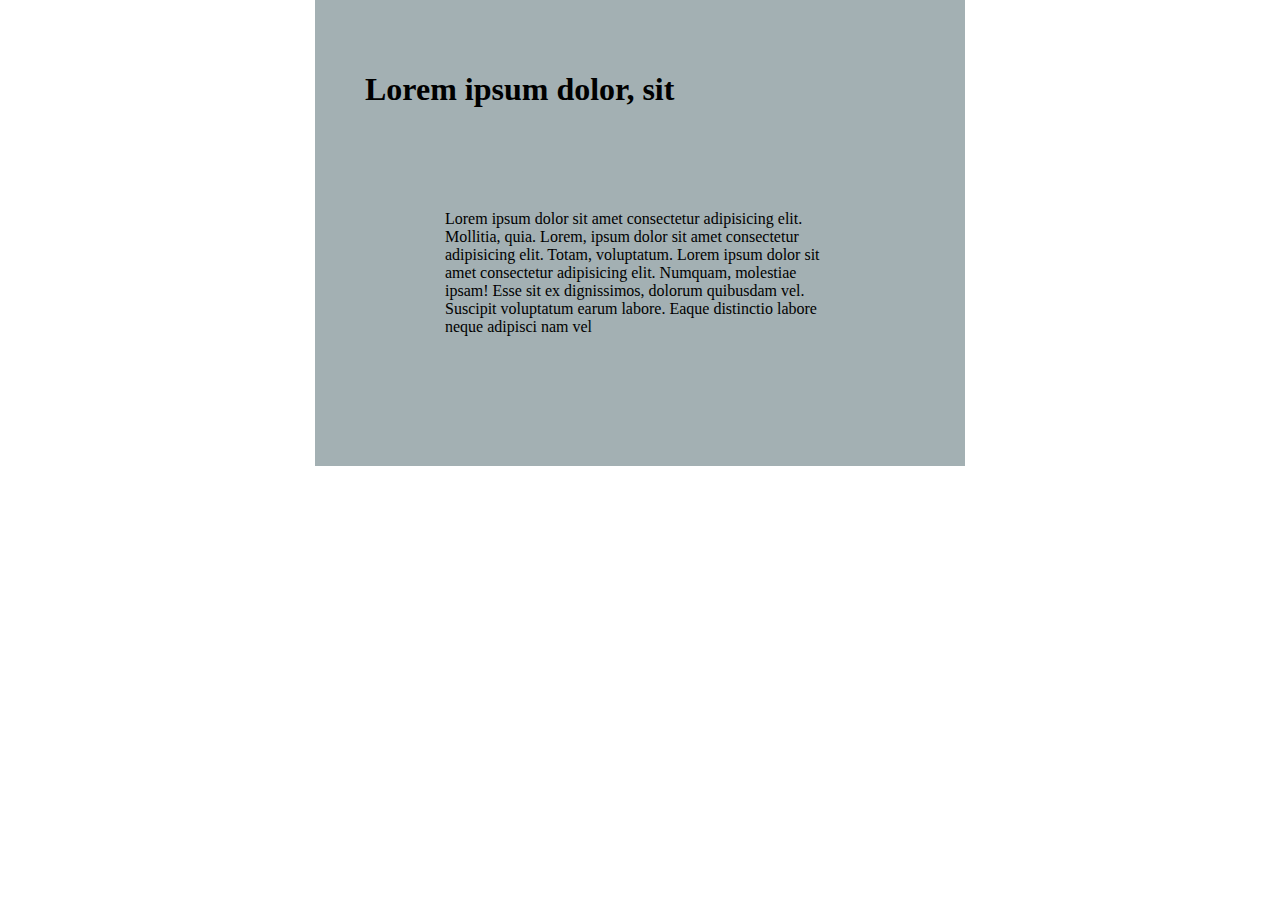
<file: challenge1/index.html>
<!DOCTYPE html>
<html lang="en">

<head>
	<meta charset="UTF-8">
	<meta http-equiv="X-UA-Compatible"
				content="IE=edge">
	<meta name="viewport"
				content="width=device-width, initial-scale=1.0">
	<title>Responsive Course Kevin Powell</title>
	<link rel="stylesheet"
				href="./styles.css" />
</head>


<body>
	<div class="parent">
		<h1>Lorem ipsum dolor, sit</h1>
		<div class="child">Lorem ipsum dolor sit amet consectetur adipisicing elit. Mollitia, quia. Lorem, ipsum dolor sit
			amet consectetur adipisicing elit. Totam, voluptatum. Lorem ipsum dolor sit amet consectetur adipisicing elit.
			Numquam, molestiae ipsam! Esse sit ex dignissimos, dolorum quibusdam vel. Suscipit voluptatum earum labore.
			Eaque distinctio labore neque adipisci nam vel <eum class="lore"></eum>
		</div>
	</div>
</body>

</html>
</file>
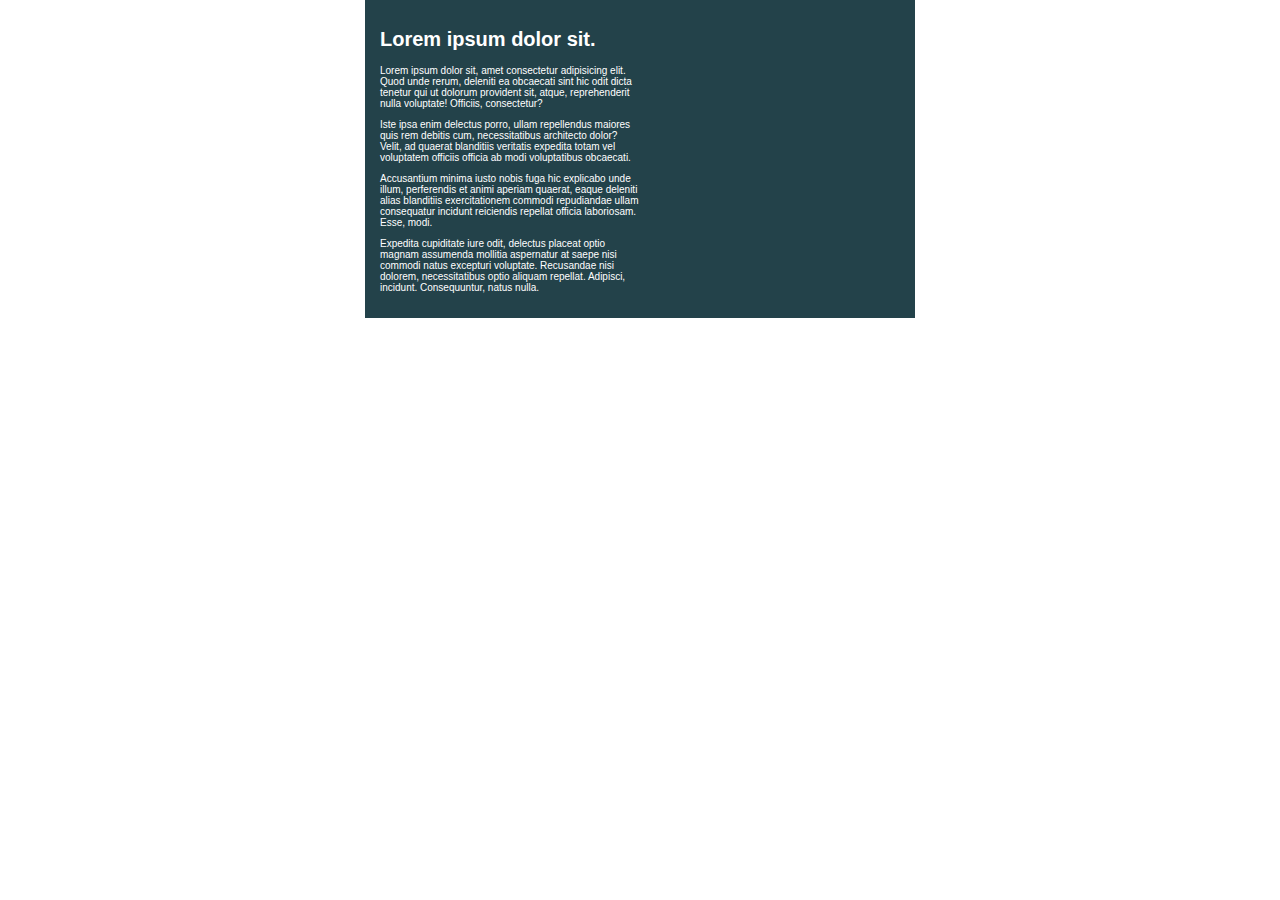
<file: challenge2/index.html>
<!DOCTYPE html>
<html lang="en">

<head>
    <meta charset="UTF-8">
    <meta name="viewport" content="width=device-width, initial-scale=1.0">
    <title>Day 01</title>

    <link rel="stylesheet" href="style.css">
</head>

<body>
    <div class="container">
        <div class="intro-content">
            <h1>Lorem ipsum dolor sit.</h1>
            <p>Lorem ipsum dolor sit, amet consectetur adipisicing elit. Quod unde rerum, deleniti ea obcaecati sint hic
                odit dicta tenetur qui ut dolorum provident sit, atque, reprehenderit nulla voluptate! Officiis,
                consectetur?</p>
            <p>Iste ipsa enim delectus porro, ullam repellendus maiores quis rem debitis cum, necessitatibus architecto
                dolor? Velit, ad quaerat blanditiis veritatis expedita totam vel voluptatem officiis officia ab modi
                voluptatibus obcaecati.</p>
            <p>Accusantium minima iusto nobis fuga hic explicabo unde illum, perferendis et animi aperiam quaerat, eaque
                deleniti alias blanditiis exercitationem commodi repudiandae ullam consequatur incidunt reiciendis
                repellat officia laboriosam. Esse, modi.</p>
            <p>Expedita cupiditate iure odit, delectus placeat optio magnam assumenda mollitia aspernatur at saepe nisi
                commodi natus excepturi voluptate. Recusandae nisi dolorem, necessitatibus optio aliquam repellat.
                Adipisci, incidunt. Consequuntur, natus nulla.</p>
        </div>
    </div>
</body>

</html>
</file>
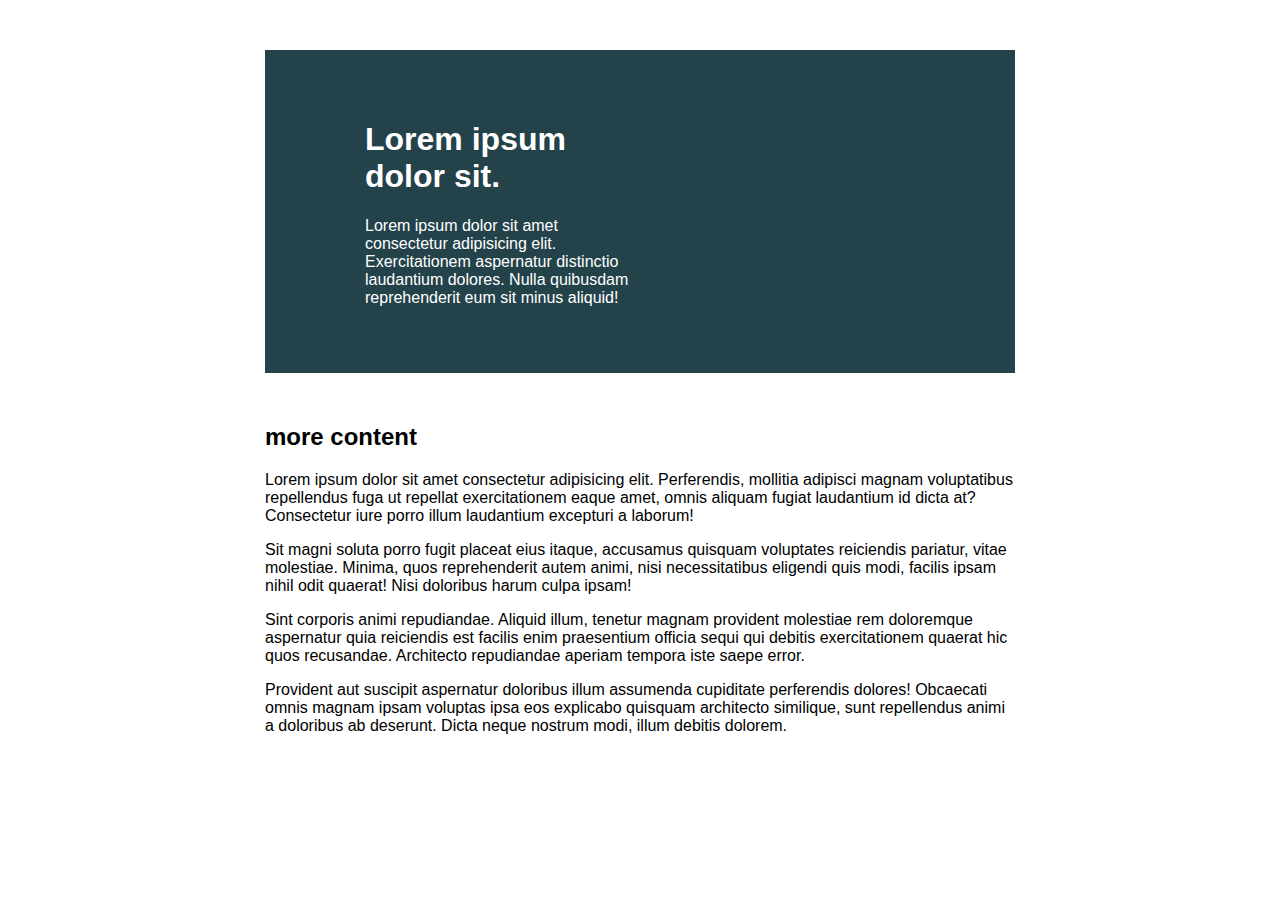
<file: challenge3/index.html>
<!DOCTYPE html>
<html lang="en">

<head>
    <meta charset="UTF-8">
    <meta name="viewport"
          content="width=device-width, initial-scale=1.0">
    <title>Day 01</title>

    <link rel="stylesheet"
          href="style.css">
</head>

<body>

    <div class="container">
        <div class="intro-content white">
            <h1>Lorem ipsum dolor sit.</h1>
            <p>Lorem ipsum dolor sit amet consectetur adipisicing elit. Exercitationem aspernatur distinctio laudantium
                dolores. Nulla quibusdam reprehenderit eum sit minus aliquid!</p>
        </div>
    </div>

    <div class="container whiteBg">

        <h2>more content</h2>
        <p>Lorem ipsum dolor sit amet consectetur adipisicing elit. Perferendis, mollitia adipisci magnam
            voluptatibus repellendus fuga ut repellat exercitationem eaque amet, omnis aliquam fugiat laudantium id
            dicta at? Consectetur iure porro illum laudantium excepturi a laborum!</p>
        <p>Sit magni soluta porro fugit placeat eius itaque, accusamus quisquam voluptates reiciendis pariatur,
            vitae molestiae. Minima, quos reprehenderit autem animi, nisi necessitatibus eligendi quis modi, facilis
            ipsam nihil odit quaerat! Nisi doloribus harum culpa ipsam!</p>
        <p>Sint corporis animi repudiandae. Aliquid illum, tenetur magnam provident molestiae rem doloremque
            aspernatur quia reiciendis est facilis enim praesentium officia sequi qui debitis exercitationem quaerat
            hic quos recusandae. Architecto repudiandae aperiam tempora iste saepe error.</p>
        <p>Provident aut suscipit aspernatur doloribus illum assumenda cupiditate perferendis dolores! Obcaecati
            omnis magnam ipsam voluptas ipsa eos explicabo quisquam architecto similique, sunt repellendus animi a
            doloribus ab deserunt. Dicta neque nostrum modi, illum debitis dolorem.</p>


    </div>



</body>

</html>
</file>
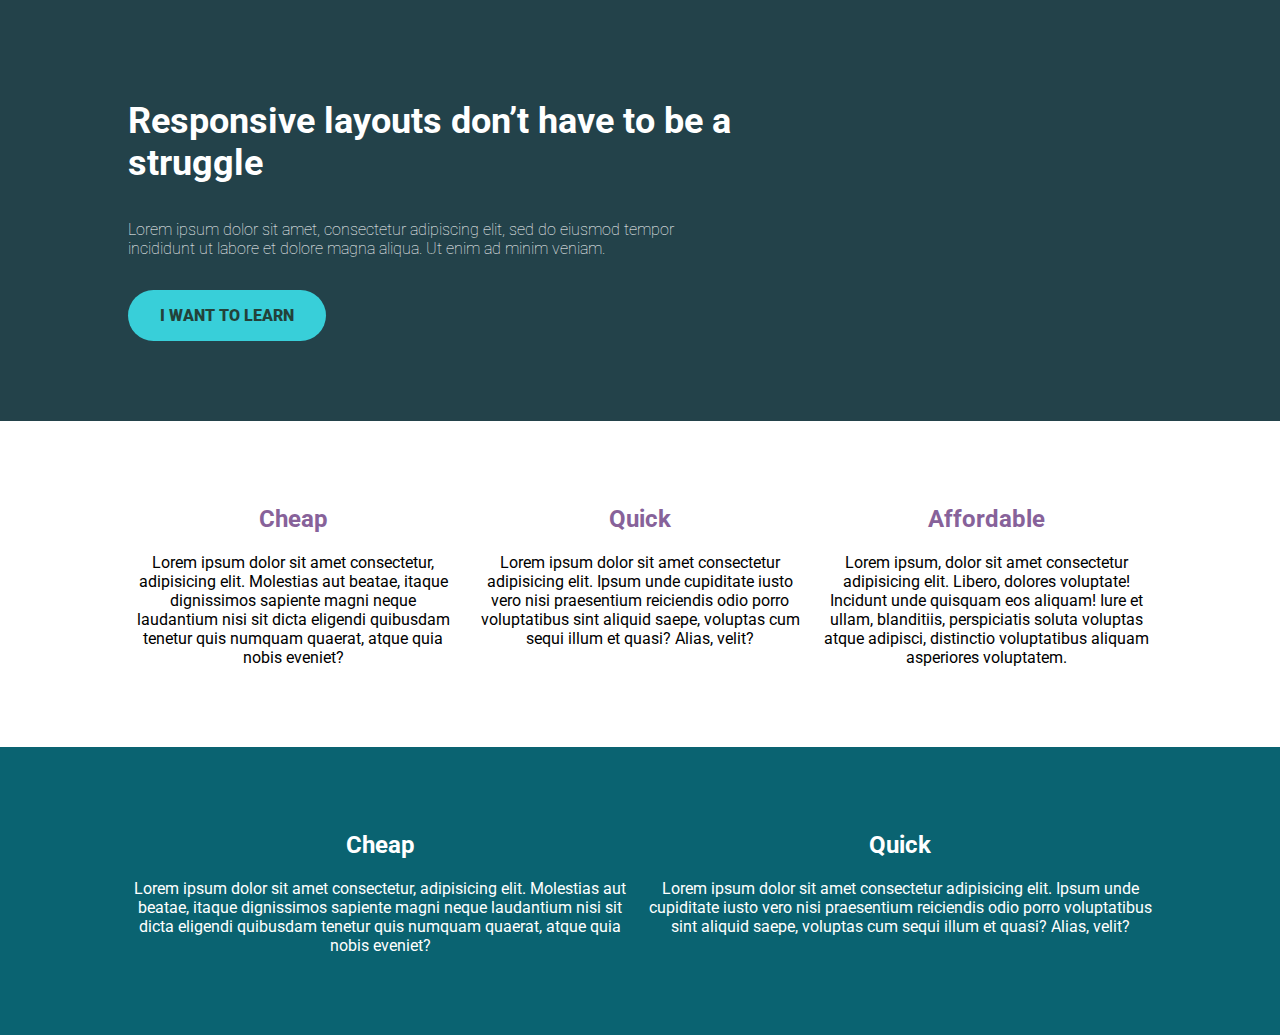
<file: challenge4/index.html>
<!DOCTYPE html>
<html lang="en">

<head>
    <meta charset="UTF-8">
    <meta name="viewport"
          content="width=device-width, initial-scale=1.0">
    <title>Day 01</title>


    <link href="https://fonts.googleapis.com/css2?family=Roboto:wght@100;400;900&display=swap"
          rel="stylesheet">
    <link rel="stylesheet"
          href="style.css">
</head>

<body>
    <div class="hero">
        <div class="container">
            <div class="hero__text">
                <h1 class="heading">Responsive layouts don’t have to be a struggle</h1>
                <p class="content">Lorem ipsum dolor sit amet, consectetur adipiscing elit, sed do eiusmod tempor
                    incididunt
                    ut labore et dolore magna aliqua. Ut enim ad minim veniam.</p>
                <a class="btn"
                   href="#"> I Want to Learn</a>

            </div>
        </div>
    </div>

    <section class="hero hero--white">
        <div class="container row">
            <div class="col">
                <h2 class="hero__heading--red">Cheap</h2>
                <p> Lorem ipsum dolor sit amet consectetur, adipisicing elit. Molestias aut beatae, itaque
                    dignissimos
                    sapiente magni neque laudantium nisi sit dicta eligendi quibusdam tenetur quis numquam quaerat,
                    atque quia nobis eveniet?</p>
            </div>
            <div class="col">
                <h2 class="hero__heading--red">Quick</h2>
                <p>
                    Lorem ipsum dolor sit amet consectetur adipisicing elit. Ipsum unde cupiditate iusto vero nisi
                    praesentium reiciendis odio porro voluptatibus sint aliquid saepe, voluptas cum sequi illum et
                    quasi? Alias, velit?
                </p>
            </div>
            <div class="col">
                <h2 class="hero__heading--red">Affordable</h2>
                <p>Lorem ipsum, dolor sit amet consectetur adipisicing elit. Libero, dolores voluptate! Incidunt
                    unde
                    quisquam eos aliquam! Iure et ullam, blanditiis, perspiciatis soluta voluptas atque adipisci,
                    distinctio voluptatibus aliquam asperiores voluptatem.</p>
            </div>
        </div>

    </section>

    <section class="hero hero--lighgreen">
        <div class="container row">
            <div class="col">
                <h2>Cheap</h2>
                <p> Lorem ipsum dolor sit amet consectetur, adipisicing elit. Molestias aut beatae, itaque
                    dignissimos
                    sapiente magni neque laudantium nisi sit dicta eligendi quibusdam tenetur quis numquam quaerat,
                    atque quia nobis eveniet?</p>
            </div>
            <div class="col">
                <h2>Quick</h2>
                <p>
                    Lorem ipsum dolor sit amet consectetur adipisicing elit. Ipsum unde cupiditate iusto vero nisi
                    praesentium reiciendis odio porro voluptatibus sint aliquid saepe, voluptas cum sequi illum et
                    quasi? Alias, velit?
                </p>
            </div>
        </div>
    </section>
</body>

</html>
</file>
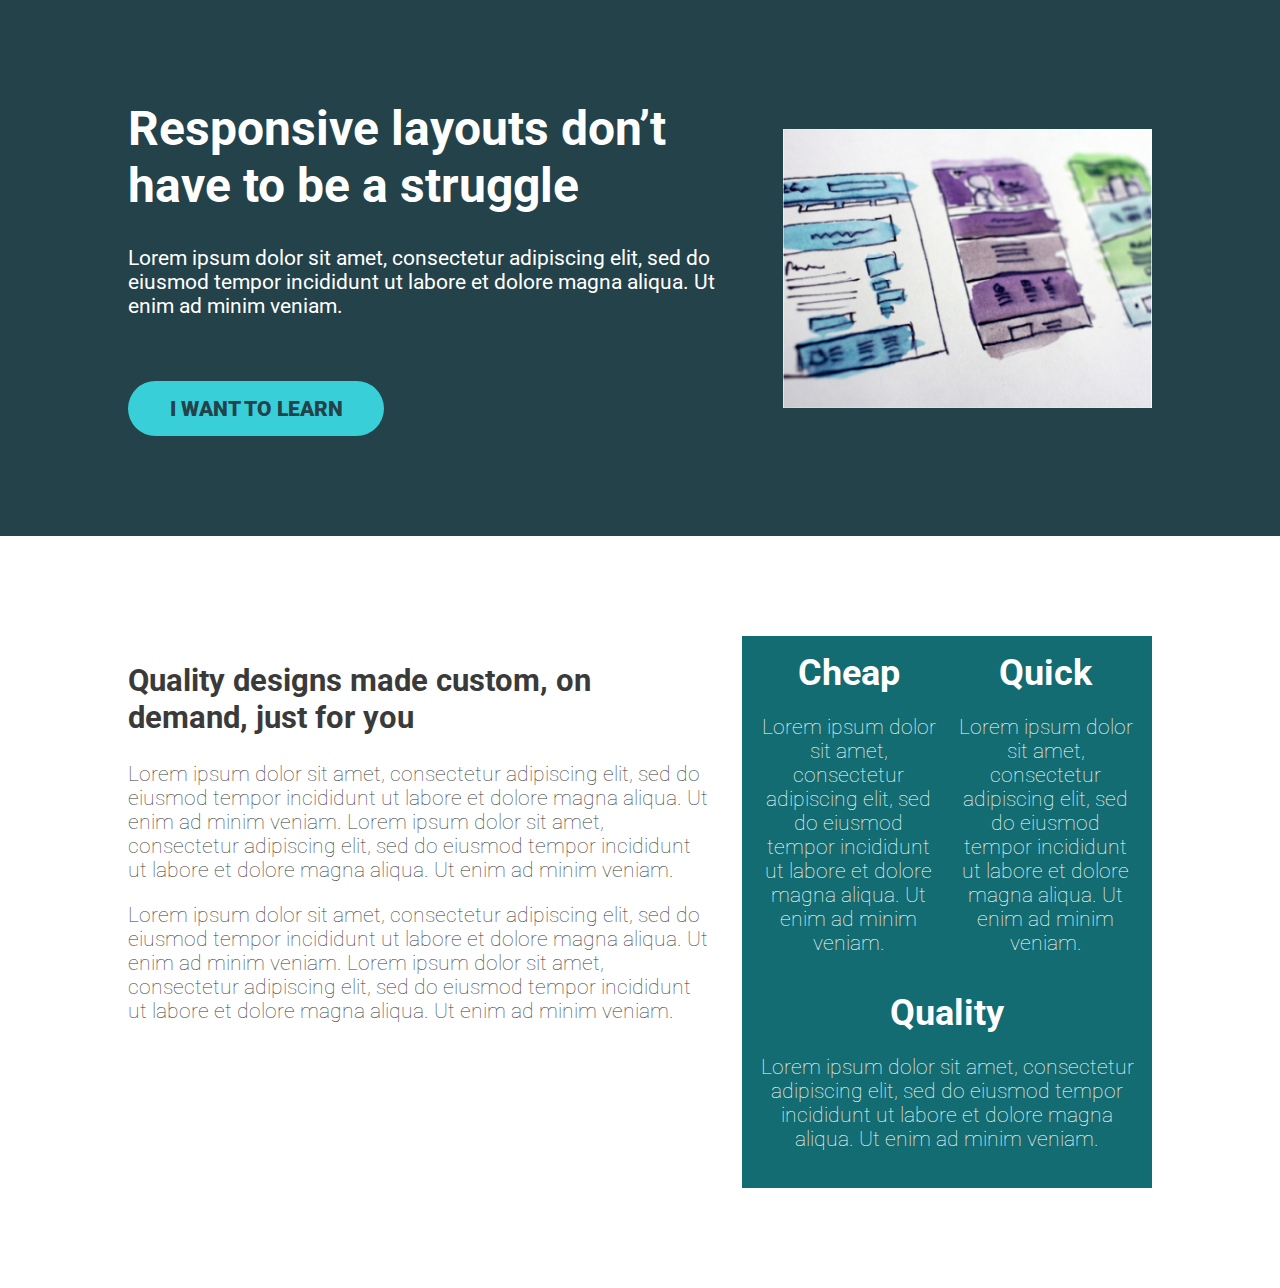
<file: challenge6/index.html>
<!DOCTYPE html>
<html lang="en">

<head>
	<meta charset="UTF-8">
	<meta name="viewport"
				content="width=device-width, initial-scale=1.0">
	<title>Conquering Rsponsive Layouts</title>
	<link href="https://fonts.googleapis.com/css2?family=Roboto:wght@400;900&display=swap"
				rel="stylesheet">
	<link rel="stylesheet"
				href="style.css">
</head>

<body>

	<div class="hero">
		<div class="container row wrap">
			<div class="hero__text">
				<h1>Responsive layouts don’t have to be a struggle</h1>
				<p>Lorem ipsum dolor sit amet, consectetur adipiscing elit, sed do eiusmod tempor incididunt ut labore
					et dolore magna aliqua. Ut enim ad minim veniam.</p>
				<a href="#"
					 class="btnLink">I want to learn</a>
			</div>
			<img class="hero__img"
					 src="./img/hero-img.jpg"
					 alt="title image">
		</div>
	</div>

	<main class='content container row revwrap'>
		<section class="content__text">
			<h2>
				Quality designs made custom, on demand, just for you
			</h2>
			<p>
				Lorem ipsum dolor sit amet, consectetur adipiscing elit, sed do eiusmod tempor incididunt ut
				labore et dolore magna aliqua. Ut enim ad minim veniam. Lorem ipsum dolor sit amet, consectetur
				adipiscing elit, sed do eiusmod tempor incididunt ut labore et dolore magna aliqua. Ut enim ad minim
				veniam.
			</p>
			<p>
				Lorem ipsum dolor sit amet, consectetur adipiscing elit, sed do eiusmod tempor incididunt ut
				labore
				et
				dolore magna aliqua. Ut enim ad minim veniam. Lorem ipsum dolor sit amet, consectetur
				adipiscing
				elit,
				sed do eiusmod tempor incididunt ut labore et dolore magna aliqua. Ut enim ad minim veniam.
			</p>
		</section>

		<aside class="content__text  aside">
			<div class="context__paragraph">
				<h2>
					Cheap
				</h2>
				<p> Lorem ipsum dolor sit amet, consectetur adipiscing elit, sed do eiusmod tempor incididunt ut
					labore
					et
					dolore magna aliqua. Ut enim ad minim veniam.</p>
			</div>
			<div class="context__paragraph">
				<h2>Quick</h2>
				<p> Lorem ipsum dolor sit amet, consectetur adipiscing elit, sed do eiusmod tempor incididunt ut labore et
					dolore magna aliqua. Ut enim ad minim veniam.</p>
			</div>
			<div class="context__paragraph">
				<h2>
					Quality
				</h2>
				<p>
					Lorem ipsum dolor sit amet, consectetur adipiscing elit, sed do eiusmod tempor incididunt ut labore et
					dolore magna aliqua. Ut enim ad minim veniam.
				</p>

			</div>
		</aside>
	</main>




</body>

</html>
</file>
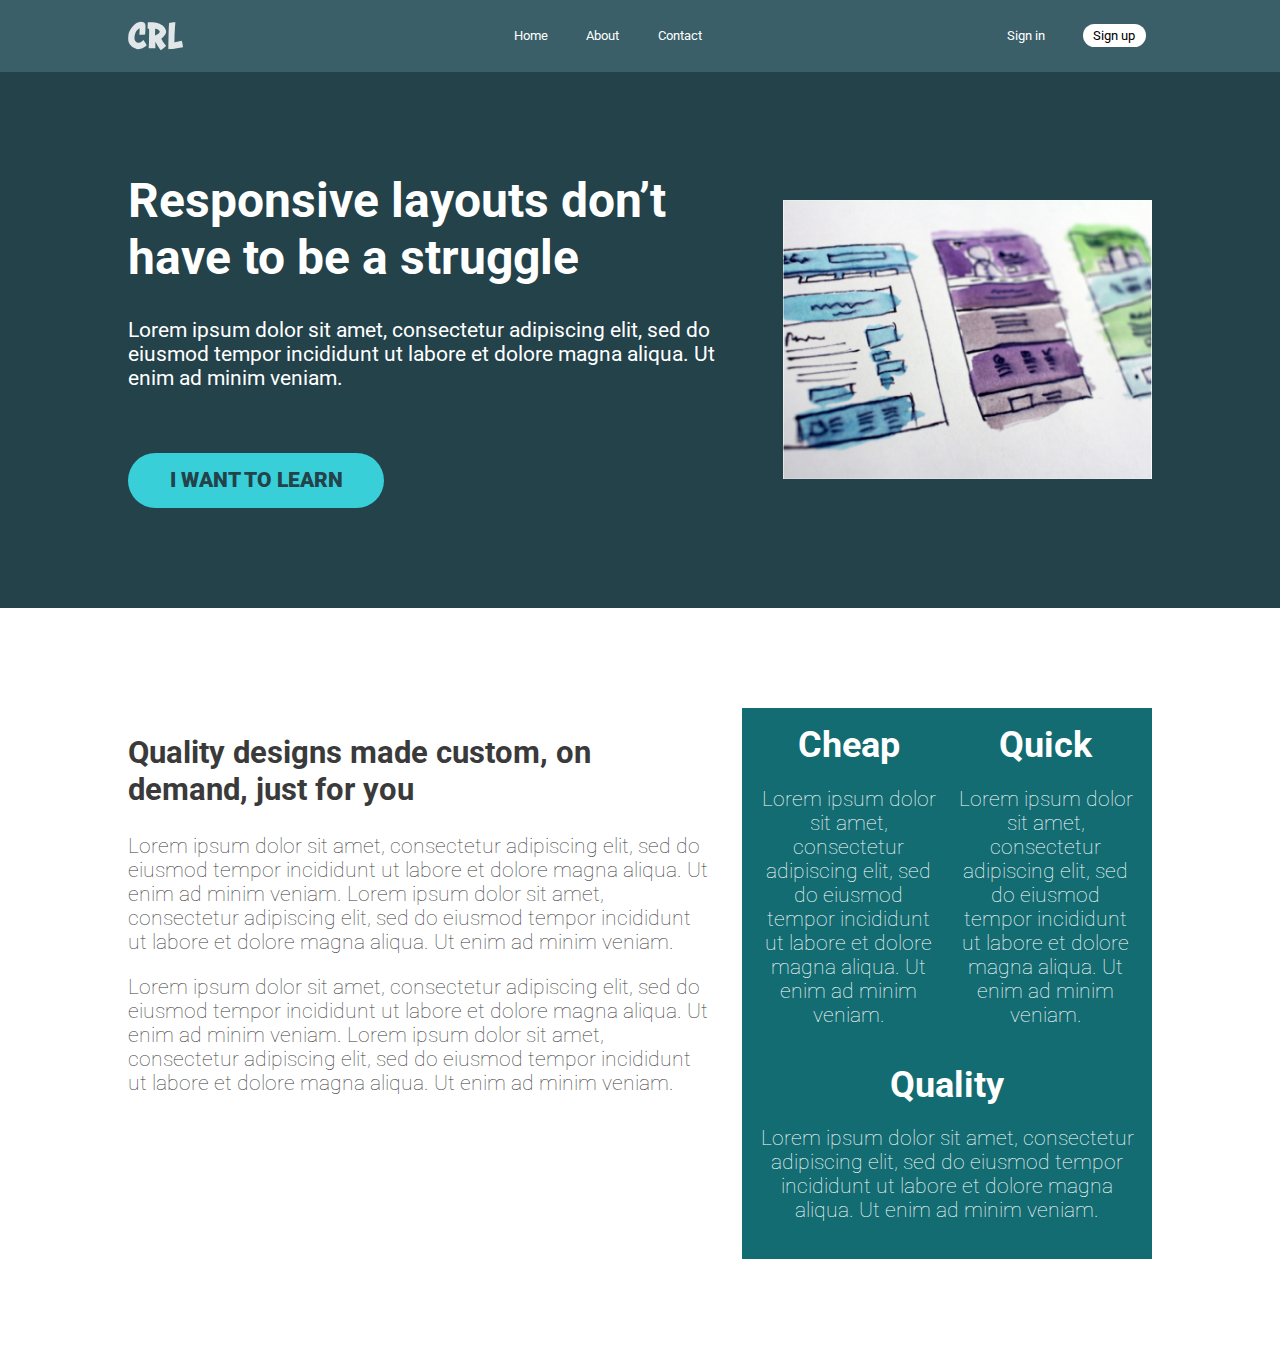
<file: challenge7/index.html>
<!DOCTYPE html>
<html lang="en">

<head>
	<meta charset="UTF-8">
	<meta name="viewport"
				content="width=device-width, initial-scale=1.0">
	<title>Conquering Responsive Layouts</title>
	<link href="https://fonts.googleapis.com/css2?family=Roboto:wght@400;900&display=swap"
				rel="stylesheet">
	<link rel="stylesheet"
				href="style.css">
</head>

<body>
	<header>
		<div class="container row">
			<a class="nav__logo"
				 href="#">
				<img class="nav__logo__img"
						 src="./img/logo.svg"
						 alt="logo">
			</a>
			<nav class="nav">
				<ul class="nav__list nav__list--primary">
					<li class="nav__item"><a href="#"
							 class="nav__link">Home</a></li>
					<li class="nav__item"><a href="#"
							 class="nav__link">About</a></li>
					<li class="nav__item "><a href="#"
							 class="nav__link">Contact</a></li>
				</ul>
				<ul class="nav__list">
					<li class="nav__item nav__item--push-left"><a href="#"
							 class="nav__link">Sign in</a></li>
					<li class="nav__item"><a href="#"
							 class="nav__link signup">Sign up</a></li>
				</ul>
			</nav>
		</div>
	</header>

	<div class="hero">
		<div class="container row wrap">
			<div class="hero__text">
				<h1>Responsive layouts don’t have to be a struggle</h1>
				<p>Lorem ipsum dolor sit amet, consectetur adipiscing elit, sed do eiusmod tempor incididunt ut labore
					et dolore magna aliqua. Ut enim ad minim veniam.</p>
				<a href="#"
					 class="btnLink">I want to learn</a>
			</div>
			<img class="hero__img"
					 src="./img/hero-img.jpg"
					 alt="title image">
		</div>
	</div>

	<main class='content container row revwrap'>
		<section class="content__text">
			<h2>
				Quality designs made custom, on demand, just for you
			</h2>
			<p>
				Lorem ipsum dolor sit amet, consectetur adipiscing elit, sed do eiusmod tempor incididunt ut
				labore et dolore magna aliqua. Ut enim ad minim veniam. Lorem ipsum dolor sit amet, consectetur
				adipiscing elit, sed do eiusmod tempor incididunt ut labore et dolore magna aliqua. Ut enim ad minim
				veniam.
			</p>
			<p>
				Lorem ipsum dolor sit amet, consectetur adipiscing elit, sed do eiusmod tempor incididunt ut
				labore
				et
				dolore magna aliqua. Ut enim ad minim veniam. Lorem ipsum dolor sit amet, consectetur
				adipiscing
				elit,
				sed do eiusmod tempor incididunt ut labore et dolore magna aliqua. Ut enim ad minim veniam.
			</p>
		</section>

		<aside class="content__text  aside">
			<div class="context__paragraph">
				<h2>
					Cheap
				</h2>
				<p> Lorem ipsum dolor sit amet, consectetur adipiscing elit, sed do eiusmod tempor incididunt ut
					labore
					et
					dolore magna aliqua. Ut enim ad minim veniam.</p>
			</div>
			<div class="context__paragraph">
				<h2>Quick</h2>
				<p> Lorem ipsum dolor sit amet, consectetur adipiscing elit, sed do eiusmod tempor incididunt ut labore et
					dolore magna aliqua. Ut enim ad minim veniam.</p>
			</div>
			<div class="context__paragraph">
				<h2>
					Quality
				</h2>
				<p>
					Lorem ipsum dolor sit amet, consectetur adipiscing elit, sed do eiusmod tempor incididunt ut labore et
					dolore magna aliqua. Ut enim ad minim veniam.
				</p>

			</div>
		</aside>
	</main>




</body>

</html>
</file>
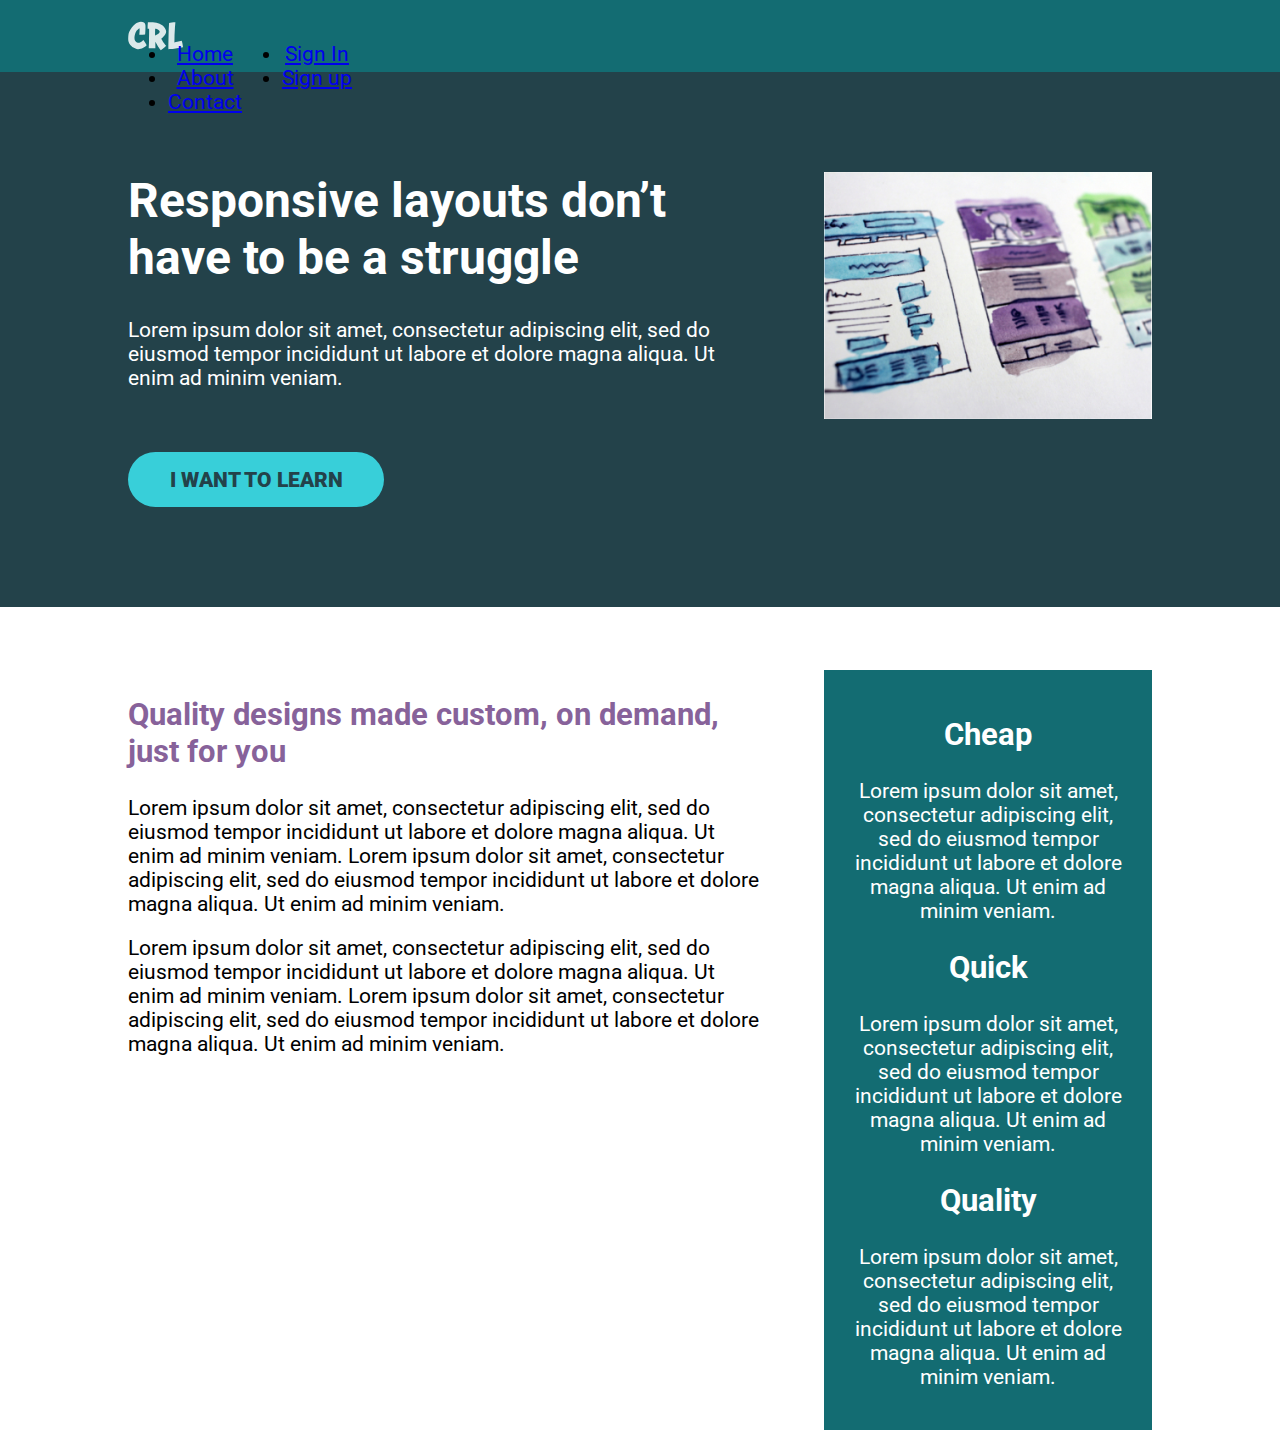
<file: challenge9-1/index.html>
<!DOCTYPE html>
<html lang="en">
<head>
    <meta charset="UTF-8">
    <meta name="viewport" content="width=device-width, initial-scale=1.0">
    <title>Conquering Responsive Layouts</title>
    <link href="https://fonts.googleapis.com/css2?family=Roboto:wght@400;900&display=swap" rel="stylesheet"> 
    <link rel="stylesheet" href="style.css">
</head>
<body>
    <header> 
        <div class="container row">
            <button class="nav-toggle" aria-label="open navigation">
                <span class="hamburger"></span>
            </button>
            <a class="logo" href="#">
                <img src="img/logo.svg" alt="conquering responsive layouts">
            </a>
            <nav class="nav">
                <ul class="nav__list nav__list--primary">
                    <li class="nav__item"><a href="#" class="nav__link">Home</a></li>
                    <li class="nav__item"><a href="#" class="nav__link">About</a></li>
                    <li class="nav__item"><a href="#" class="nav__link">Contact</a></li>
                </ul>
                <ul class="nav__list nav__list--secondary">
                    <li class="nav__item"><a href="#" class="nav__link">Sign In</a></li>
                    <li class="nav__item"><a href="#" class="nav__link nav__link--button">Sign up</a></li>
                </ul>
            </nav>
        </div>
    </header>
    
    <section class="hero">
        <div class="container row">
            <div class="hero__text">
                <h1>Responsive layouts don’t have to be a struggle</h1>
                <p>Lorem ipsum dolor sit amet, consectetur adipiscing elit, sed do eiusmod tempor incididunt ut labore et dolore magna aliqua. Ut enim ad minim veniam.</p>
                <a href="#" class="btn">I want to learn</a>
            </div>
            <img src="img/hero-img.jpg" alt="UX design sketches" class="hero__img">
        </div>
    </section> 

    <main class="main container row">
            <section class="primary-content">
                <h2 class="section-title">Quality designs made custom, on demand, just for you</h2>
                <p>Lorem ipsum dolor sit amet, consectetur adipiscing elit, sed do eiusmod tempor incididunt ut labore et dolore magna aliqua. Ut enim ad minim veniam. Lorem ipsum dolor sit amet, consectetur adipiscing elit, sed do eiusmod tempor incididunt ut labore et dolore magna aliqua. Ut enim ad minim veniam.</p>
                <p>Lorem ipsum dolor sit amet, consectetur adipiscing elit, sed do eiusmod tempor incididunt ut labore et dolore magna aliqua. Ut enim ad minim veniam. Lorem ipsum dolor sit amet, consectetur adipiscing elit, sed do eiusmod tempor incididunt ut labore et dolore magna aliqua. Ut enim ad minim veniam.</p>
            </section>
            <aside class="sidebar">
                <h2 class="sidebar-title">Cheap</h2>
                <p>Lorem ipsum dolor sit amet, consectetur adipiscing elit, sed do eiusmod tempor incididunt ut labore et dolore magna aliqua. Ut enim ad minim veniam.</p>

                <h2 class="sidebar-title">Quick</h2>
                <p>Lorem ipsum dolor sit amet, consectetur adipiscing elit, sed do eiusmod tempor incididunt ut labore et dolore magna aliqua. Ut enim ad minim veniam.</p>

                <h2 class="sidebar-title">Quality</h2>
                <p>Lorem ipsum dolor sit amet, consectetur adipiscing elit, sed do eiusmod tempor incididunt ut labore et dolore magna aliqua. Ut enim ad minim veniam.</p>
            </aside>
    </main>

    <script src="main.js"></script>

</body>
</html>
</file>
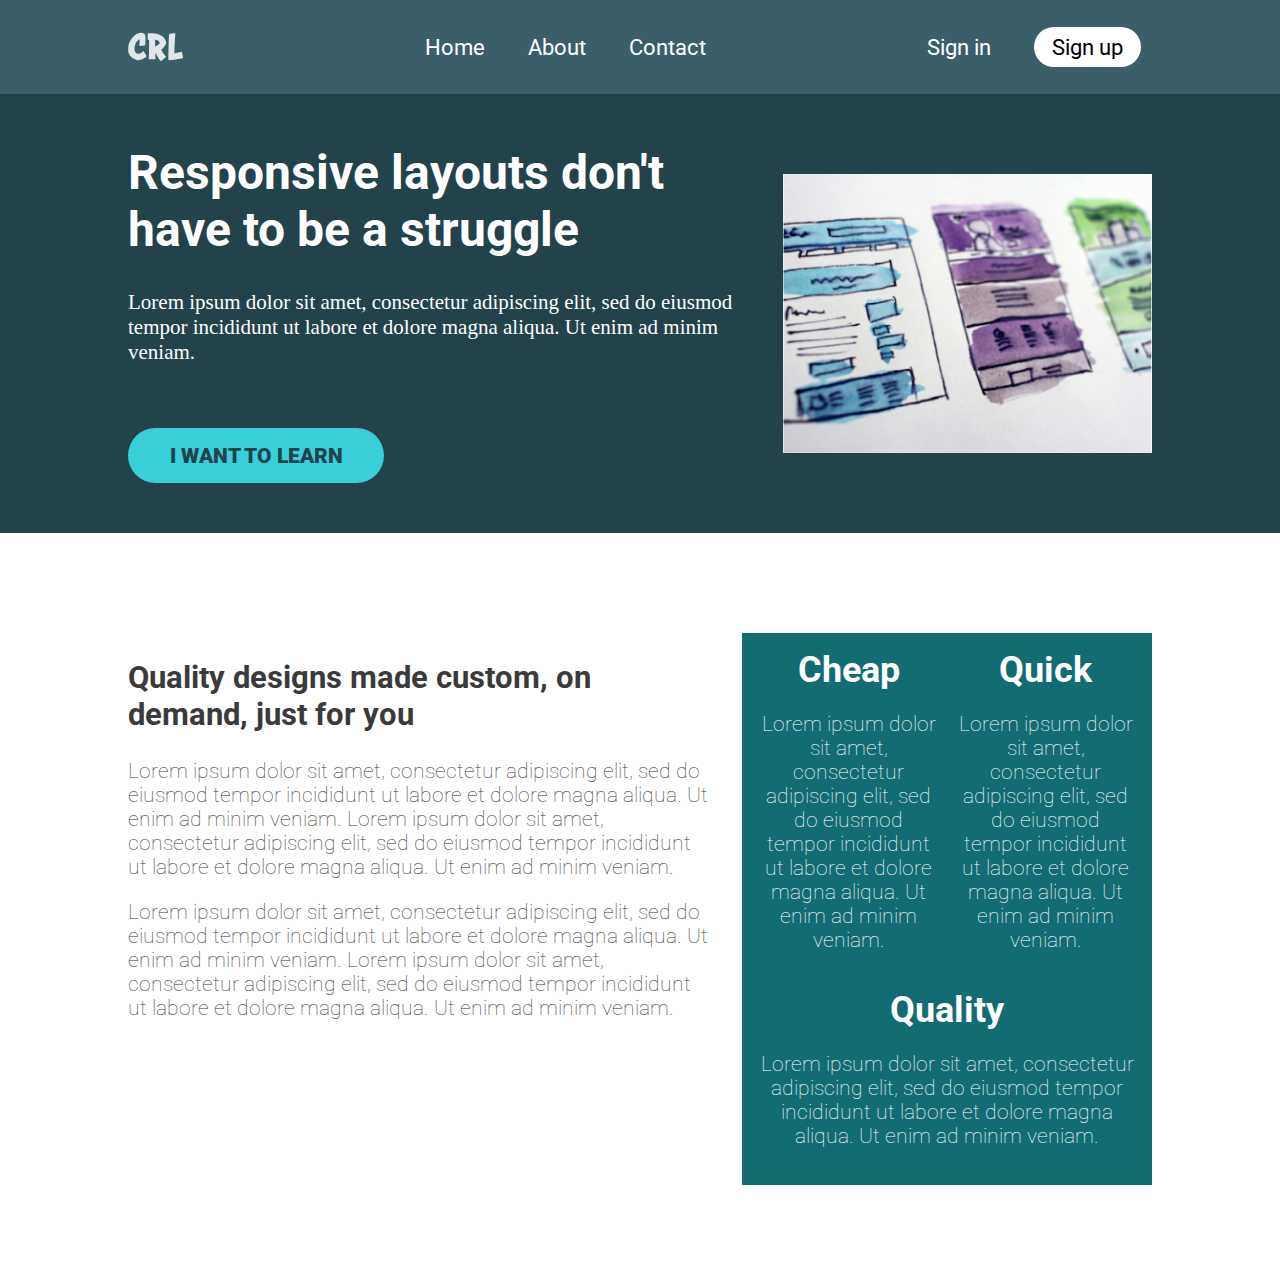
<file: challenge9/index.html>
<!DOCTYPE html>
<html lang="en">

<head>
	<meta charset="UTF-8">
	<meta name="viewport"
				content="width=device-width, initial-scale=1.0">
	<title>Conquering Responsive Layouts</title>
	<link href="https://fonts.googleapis.com/css2?family=Roboto:wght@400;900&display=swap"
				rel="stylesheet">
	<link rel="stylesheet"
				href="style.css">
</head>

<body>
	<header>
		<div class="hamburger">
			<img class="hamburger__img"
					 src="./img/hamburger-lg_white.svg"
					 alt="hamburger icon for navbar" />

		</div>
		<div class="container flex">
			<a class="nav__logo"
				 href="#">
				<img class="nav__logo__img"
						 src="./img/logo.svg"
						 alt="logo">
			</a>
			<nav class="nav ">
				<ul class="nav__list nav__list--primary">
					<li class="nav__item"><a href="#"
							 class="nav__link">Home</a></li>
					<li class="nav__item"><a href="#"
							 class="nav__link">About</a></li>
					<li class="nav__item "><a href="#"
							 class="nav__link">Contact</a></li>
				</ul>
				<ul class="nav__list">
					<li class="nav__item nav__item--push-left"><a href="#"
							 class="nav__link">Sign in</a></li>
					<li class="nav__item"><a href="#"
							 class="nav__link signup">Sign up</a></li>
				</ul>
			</nav>
		</div>
	</header>

	<div class="hero">
		<div class="container row wrap">
			<div class="hero__text">
				<h1>Responsive layouts don't have to be a struggle</h1>
				<p>Lorem ipsum dolor sit amet, consectetur adipiscing elit, sed do eiusmod tempor incididunt ut labore
					et dolore magna aliqua. Ut enim ad minim veniam.</p>
				<a href="#"
					 class="btnLink">I want to learn</a>
			</div>
			<img class="hero__img"
					 src="./img/hero-img.jpg"
					 alt="title image">
		</div>
	</div>

	<main class='content container row revwrap'>
		<section class="content__text">
			<h2>
				Quality designs made custom, on demand, just for you
			</h2>
			<p>
				Lorem ipsum dolor sit amet, consectetur adipiscing elit, sed do eiusmod tempor incididunt ut
				labore et dolore magna aliqua. Ut enim ad minim veniam. Lorem ipsum dolor sit amet, consectetur
				adipiscing elit, sed do eiusmod tempor incididunt ut labore et dolore magna aliqua. Ut enim ad minim
				veniam.
			</p>
			<p>
				Lorem ipsum dolor sit amet, consectetur adipiscing elit, sed do eiusmod tempor incididunt ut
				labore
				et
				dolore magna aliqua. Ut enim ad minim veniam. Lorem ipsum dolor sit amet, consectetur
				adipiscing
				elit,
				sed do eiusmod tempor incididunt ut labore et dolore magna aliqua. Ut enim ad minim veniam.
			</p>
		</section>

		<aside class="content__text  aside">
			<div class="context__paragraph">
				<h2>
					Cheap
				</h2>
				<p> Lorem ipsum dolor sit amet, consectetur adipiscing elit, sed do eiusmod tempor incididunt ut
					labore
					et
					dolore magna aliqua. Ut enim ad minim veniam.</p>
			</div>
			<div class="context__paragraph">
				<h2>Quick</h2>
				<p> Lorem ipsum dolor sit amet, consectetur adipiscing elit, sed do eiusmod tempor incididunt ut labore et
					dolore magna aliqua. Ut enim ad minim veniam.</p>
			</div>
			<div class="context__paragraph">
				<h2>
					Quality
				</h2>
				<p>
					Lorem ipsum dolor sit amet, consectetur adipiscing elit, sed do eiusmod tempor incididunt ut labore et
					dolore magna aliqua. Ut enim ad minim veniam.
				</p>

			</div>
		</aside>
	</main>




</body>
<script src="script.js"></script>

</html>
</file>
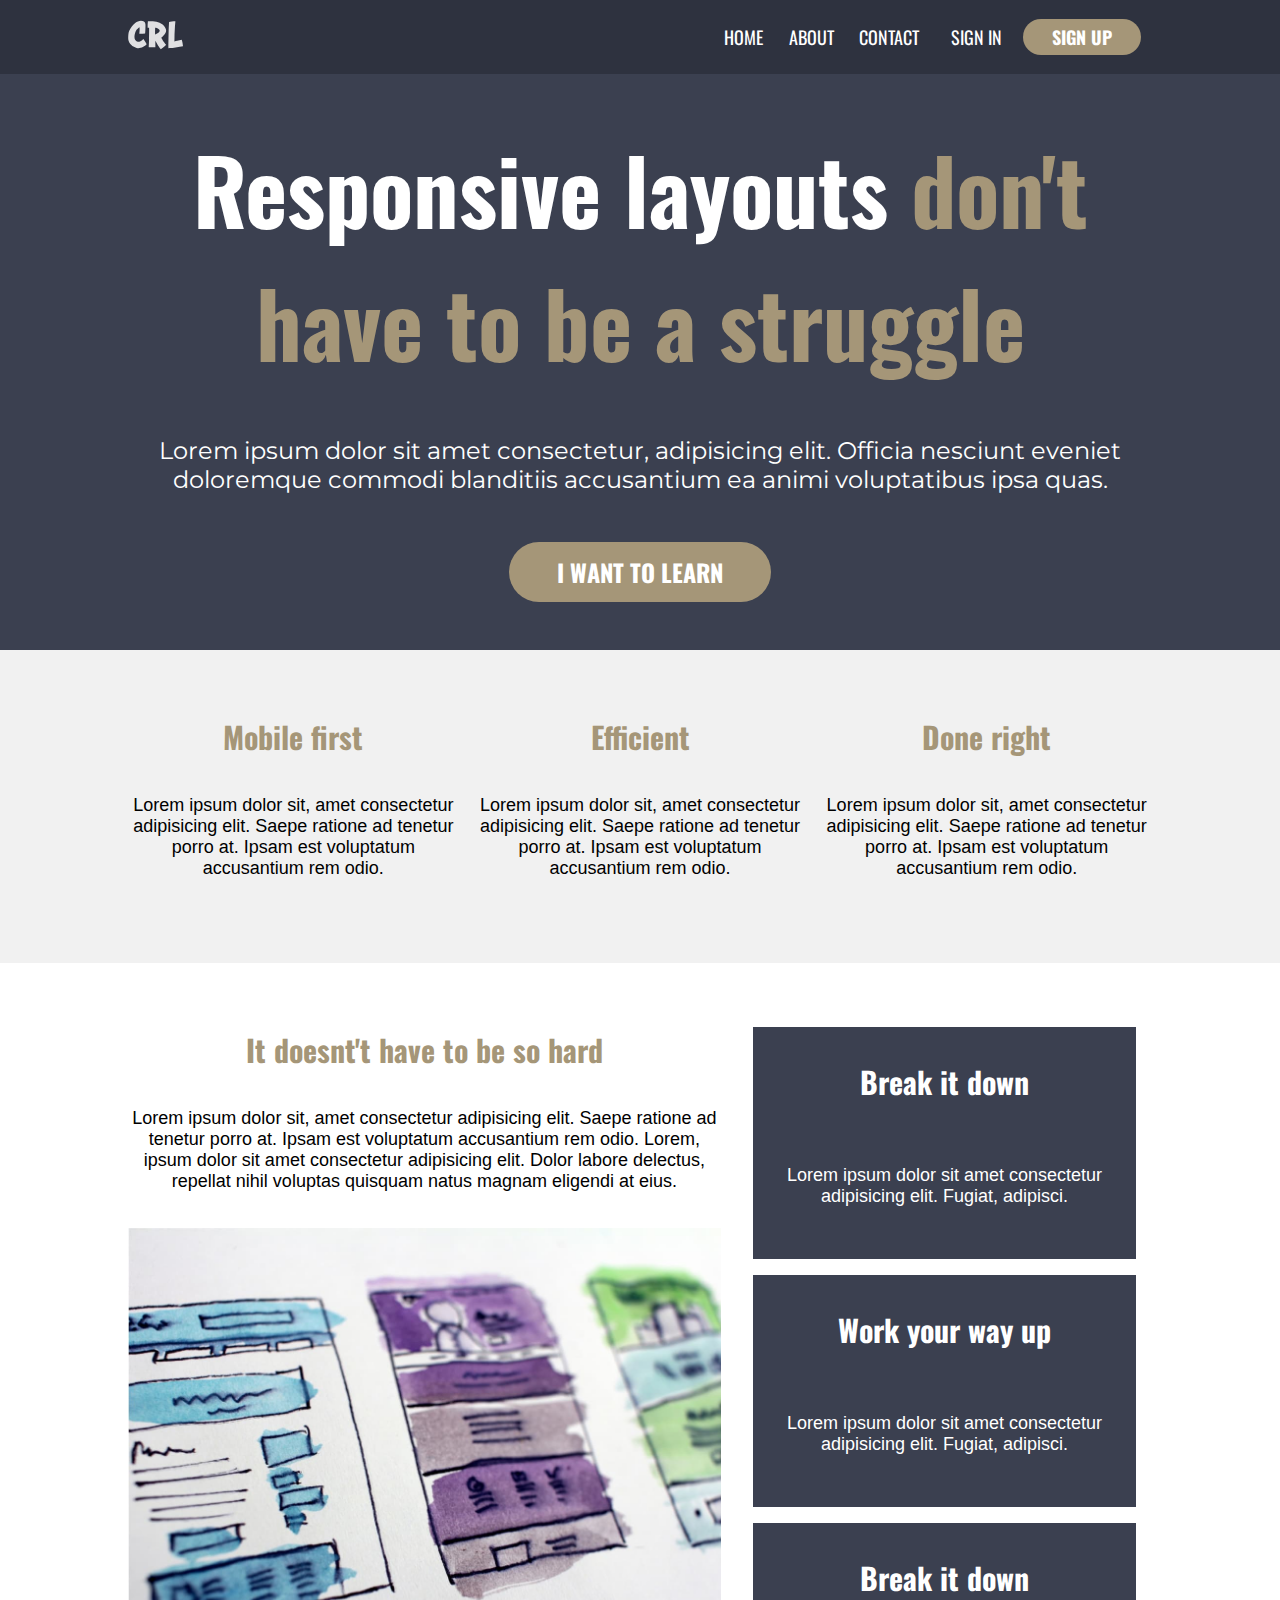
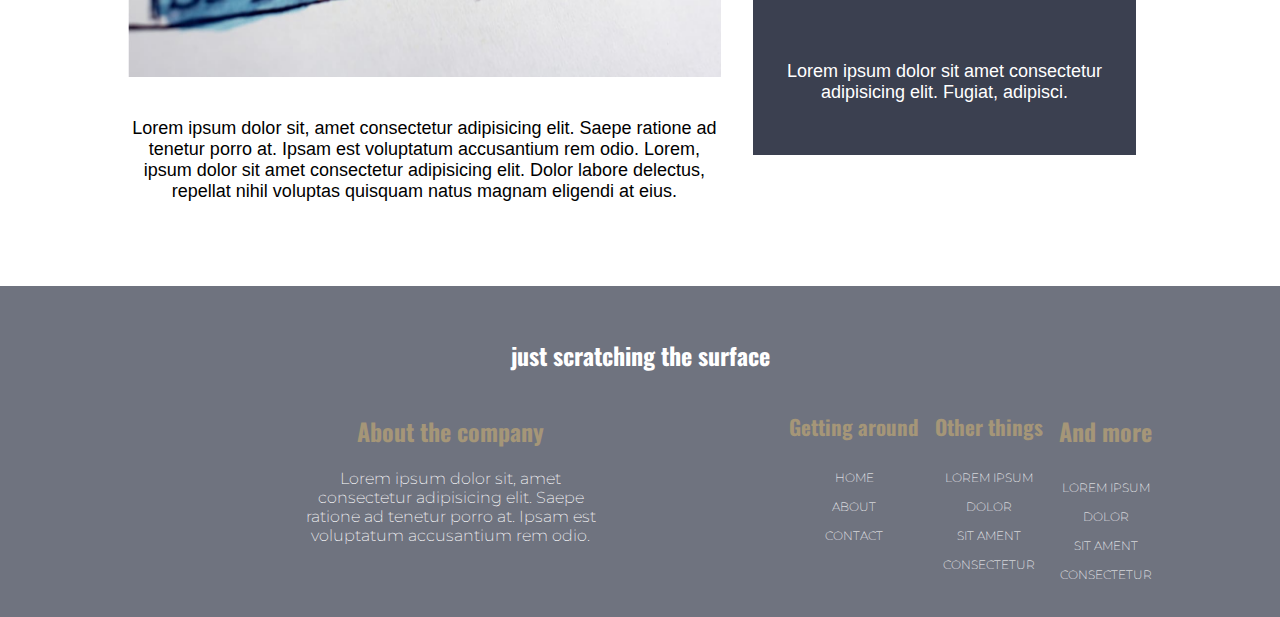
<file: FINAL/index.html>
<!DOCTYPE html>
<html lang="en">

<head>
	<meta charset="UTF-8">
	<meta http-equiv="X-UA-Compatible"
				content="IE=edge">
	<meta name="viewport"
				content="width=device-width, initial-scale=1.0">
	<link rel="stylesheet"
				href="style.css">
	</link>
	<link href="https://fonts.googleapis.com/css2?family=Montserrat:wght@100;400;700&family=Oswald:wght@200;400;700&display=swap"
				rel="stylesheet">
	<title>Final Task</title>
</head>

<body>
	<header class="header">
		<nav class="container flex horizontal">

			<div class="icon__wrapper">
				<img class="hamburger"
						 src="./img/hamburger-lg_white.svg"
						 alt="">
				<img src="./img/logo.svg"
						 alt="">
			</div>
			<div class="nav flex">
				<ul class="nav__ul flex">
					<li class="nav__li">
						<a class="nav__link "
							 href="#">home</a>
					</li>

					<li class="nav__li">
						<a class="nav__link "
							 href="#">about</a>
					</li>
					<li class="nav__li">
						<a class="nav__link "
							 href="#">contact</a>
					</li>
				</ul>
				<ul class="nav__ul flex">
					<li class="nav__li">
						<a href="#"
							 class="nav__link ">sign in</a>
					</li>
					<li class="nav__li nav__li__button">
						<a href="#"
							 class="nav__link ">sign up</a>
					</li>
				</ul>
			</div>
		</nav>
	</header>

	<main>
		<section class="section intro flex ">
			<div class="container  ">
				<h1 class="intro__h1">Responsive layouts <span class="brown">don't have to be a struggle</span></h1>
				<p class="text">Lorem ipsum dolor sit amet consectetur, adipisicing elit. Officia nesciunt eveniet
					doloremque commodi
					blanditiis accusantium ea animi voluptatibus ipsa quas.</p>
				<a href="#"
					 class="into__button "> I want to learn</a>

			</div>
		</section>

		<section class="section  beige flex">
			<div class=" container ">
				<div class=" flex wrap gap">
					<div class="flex__wrapper">
						<h2 class="paragraph__title brown">
							Mobile first
						</h2>
						<p class="text paragraph__text">
							Lorem ipsum dolor sit, amet consectetur adipisicing elit. Saepe ratione ad tenetur porro at. Ipsam est
							voluptatum accusantium rem odio.
						</p>
					</div>
					<div class="flex__wrapper">
						<h2 class="paragraph__title brown">
							Efficient
						</h2>
						<p class="text paragraph__text">
							Lorem ipsum dolor sit, amet consectetur adipisicing elit. Saepe ratione ad tenetur porro at. Ipsam est
							voluptatum accusantium rem odio.
						</p>
					</div>
					<div class="flex__wrapper">
						<h2 class="paragraph__title brown">
							Done right
						</h2>
						<p class="text paragraph__text">
							Lorem ipsum dolor sit, amet consectetur adipisicing elit. Saepe ratione ad tenetur porro at. Ipsam est
							voluptatum accusantium rem odio.
						</p>
					</div>
				</div>
			</div>
		</section>

		<section class="section container">
			<div class="flex900px">
				<div class="second_main">
					<h2 class="paragraph__title brown">
						It doesnt't have to be so hard
					</h2>
					<p class="text paragraph__text black">
						Lorem ipsum dolor sit, amet consectetur adipisicing elit. Saepe ratione ad tenetur porro at. Ipsam est
						voluptatum accusantium rem odio. Lorem, ipsum dolor sit amet consectetur adipisicing elit. Dolor labore
						delectus, repellat nihil voluptas quisquam natus magnam eligendi at eius.
					</p>
					<img class="image"
							 src="./img/image.jpg"
							 alt="image for blog with sketches">
					<p class="text paragraph__text black">
						Lorem ipsum dolor sit, amet consectetur adipisicing elit. Saepe ratione ad tenetur porro at. Ipsam est
						voluptatum accusantium rem odio. Lorem, ipsum dolor sit amet consectetur adipisicing elit. Dolor labore
						delectus, repellat nihil voluptas quisquam natus magnam eligendi at eius.
					</p>
				</div>

				<div class="aside">
					<div class="aside__block dark">
						<h2 class="paragraph__title">
							Break it down
						</h2>
						<p class="text paragraph__text">
							Lorem ipsum dolor sit amet consectetur adipisicing elit. Fugiat, adipisci.
						</p>
					</div>
					<div class="aside__block dark">
						<h2 class="paragraph__title">
							Work your way up
						</h2>
						<p class="text paragraph__text">
							Lorem ipsum dolor sit amet consectetur adipisicing elit. Fugiat, adipisci.
						</p>
					</div>
					<div class="aside__block dark">
						<h2 class="paragraph__title">
							Break it down
						</h2>
						<p class="text paragraph__text">
							Lorem ipsum dolor sit amet consectetur adipisicing elit. Fugiat, adipisci.
						</p>
					</div>
				</div>

			</div>

		</section>
	</main>

	<footer>
		<div class="container ">
			<h2>just scratching the surface</h2>
			<div class=" flex900px gap">
				<div class="footer__wrapper">
					<h2 class="
					 footer__title brown">
						About the company
					</h2>
					<p class="text footer__text">
						Lorem ipsum dolor sit, amet consectetur adipisicing elit. Saepe ratione ad tenetur porro at. Ipsam est
						voluptatum accusantium rem odio.
					</p>
				</div>
				<div class="footer__wrapper__links gap">
					<div class="footer__wrapper">
						<h2 class="
					 footer__subtitle
					 brown">
							Getting around
						</h2>
						<ul class="text footer__ul">
							<li><a href="#"
									 class='footer__link'>Home</a></li>
							<li><a href="#"
									 class='footer__link'>About</a></li>
							<li><a href="#"
									 class='footer__link'>Contact</a></li>
						</ul>
					</div>
					<div class="footer__wrapper">
						<h2 class="
					 footer__subtitle
					 brown">
							Other things
						</h2>
						<ul class="text footer__ul">
							<li><a href="#"
									 class='footer__link'>Lorem ipsum</a></li>
							<li><a href="#"
									 class='footer__link'>dolor</a></li>
							<li><a href="#"
									 class='footer__link'>sit ament</a></li>
							<li><a href="#"
									 class='footer__link'>consectetur</a></li>
						</ul>
					</div>
					<div class="footer__wrapper">
						<h2 class="footer__title brown">
							And more
						</h2>
						<ul class="text footer__ul">
							<li><a href="#"
									 class='footer__link'>Lorem ipsum</a></li>
							<li><a href="#"
									 class='footer__link'>dolor</a></li>
							<li><a href="#"
									 class='footer__link'>sit ament</a></li>
							<li><a href="#"
									 class='footer__link'>consectetur</a></li>
						</ul>
					</div>
				</div>
			</div>
		</div>
	</footer>
</body>
<script src="script.js"></script>

</html>
</file>
<file: challenge1/styles.css>
* {
   box-sizing: border-box;
}

body {
   margin: 0;
}

.parent {
   background-color: #23424a6b;
   padding: 50px;
   margin: 0 auto;

   width: 90%;
   max-width: 650px;
}

.child {
   /* background-color: #38cfd9; */
   width: 100%;
   /* min-height: 500px; */
   padding: 5em;
}
</file>
<file: challenge2/style.css>
/* INSTRUCTIONS
 *
 * 1) Limit the total width of
 *    the .intro-conent to about half
 *    of it's parent
 *
 * 2) Stop the text from overflowing
 *    out the bottom at small screen
 *    widths
 *
 * You may modify the HTML if needed
 *
 */

* {
   box-sizing: border-box;
}

body {
   margin: 0;
   font-family: sans-serif;
   font-size: 10px;
}

.container {
   background: #23424a;
   color: white;

   width: 80%;
   max-width: 550px;
   margin: 0 auto;
   padding: 1.5em;
   /* min-height: 300px; */
}
.intro-content {
   width: 50%;
}
</file>
<file: challenge3/style.css>
/* INSTRUCTIONS
 *
 * 1) Keep the text inside .intro-content
 *    in the same place, but have the background
 *    extend from one side of the viewport
 *    to the other, no matter how wide or narrow
 *    the browser is.
 *
 * 2) Limit the maximum width of the text in the
 *    bottom area.
 *
 * You may modify the HTML if needed
 * (you probably should for this challenge)
 *
 */

* {
   box-sizing: border-box;
}

body {
   color: black;
   margin: 0;
   font-family: sans-serif;
}

.container {
   width: 80%;
   max-width: 750px;
   margin: 0 auto;
   background: #23424a;
}

.intro-content {
   margin: 50px;
   padding: 50px;
   width: 50%;
}

.whiteBg {
   background-color: white;
}

.white {
   color: white;
}
</file>
<file: challenge4/style.css>
*,
*::before,
*::after {
   box-sizing: border-box;
}

body {
   margin: 0;
   font-family: 'Roboto', sans-serif;
   font-style: normal;
   background-color: ffffff;
}

.hero {
   padding: 4em 0;
   background-color: #23424a;
   color: white;
}

.hero--lighgreen {
   background-color: #0a6371;
}
.hero--white {
   background-color: white;
   color: black;
}

.hero__text {
   max-width: 60%;
}

.hero__text > * {
   margin: 1em 0;
}

.hero__heading--red {
   color: #87629a;
}

.hero p {
   margin-bottom: 3em 0;
} 

.container {
   margin: 0 auto;
   max-width: 1100px;
   width: 80%;
}

.row {
   display: flex;
   gap: 1rem;
   text-align: center;
}

.col {
   width: 100%;
}

.heading {
   font-size: max(1rem, 4vmin);
   /* margin: 1em 0; */ 
   font-weight: 800;
}

.content {
   font-size: 1rem;
   font-weight: 100;
}

.btn {
   display: inline-block;
   padding: 1em 2em;
   border-radius: 100px;
   font-weight: 400;
   background-color: #38cfd9;
   border: 0px;
   text-transform: uppercase;
   font-weight: 900;
   color: #23423a;
   text-decoration: none;
}

.btn:hover,
.btn:focus {
   opacity: 0.75;
   /* box-shadow: 0 0 2px white ; */
}
</file>
<file: challenge6/style.css>
/* 
////// For this challenge ///////

- All text is in the text.md file

// Requirements
1. Refer to the design specs for the
   overall layout 
2. The image should line up with
   the sidebar in the section
   below

*/

*,
*::before,
*::after {
   box-sizing: border-box;
}

body {
   margin: 0;
   font-family: 'Roboto', sans-serif;
   font-size: 1.3rem;
}

img {
   max-width: 100%;
}

h1 {
   font-size: 3rem;
   margin-top: 0;
}

.btnLink {
   display: inline-block;
   text-decoration: none;
   text-transform: uppercase;
   color: #23424a;
   font-weight: 900;
   background-color: #38cfd9;
   padding: 0.75em 2em;
   border-radius: 100px;
}

.btn:hover,
.btn:focus {
   opacity: 0.75;
}

/* --------------------------------------- */

.container {
   width: 80%;
   max-width: 1100px;
   margin: 0 auto;
}

.row {
   /* display: flex => flex container */
   display: flex;
   justify-content: space-between;
   gap: 2rem;
}

.col {
   /* these are now flex items */
   width: 100%;
}

.revwrap {
   flex-wrap: wrap-reverse;
}

.wrap {
   flex-wrap: wrap;
}

/* --------------------------------------- */

.hero {
   padding: 100px 0;
   background-color: #23424a;
   color: #fff;
}

.hero__text {
   width: 62%;

   flex-basis: 300px;
   flex-grow: 999;
}

.hero__img {
   width: 36%;
   align-self: center;

   flex-basis: 300px;
   flex-grow: 1;
}

.hero h1 {
   font-size: 48px;
   font: 'Roboto Black ';
}

.hero p {
   margin-bottom: 3em;
   font-size: 21px;
   font: 'Roboto Regular ';
}

/* ---------------------------------------------------------- */
.content {
   padding: 100px 0;
}

.content__text {
   font-weight: 100;
   color: #3a3a3a;

   flex-basis: 300px;
   flex-grow: 999;
}

.context__paragraph {
   flex-basis: 150px;
   flex-grow: 1;
}

.aside {
   min-width: 40%;
   align-items: start;
   text-align: center;
   background-color: #136c72;
   color: white;
   padding: 1rem;

   display: flex;
   flex-wrap: wrap;
   flex-basis: 200px;
   flex-grow: 1;
   gap: 1rem;
}
.aside h2 {
   font: 'Roboto Black';
   font-size: 36px;
   margin-block: 0;
}

.aside p {
   margin-bottom: 1em;
}

/*---------------------------------------------------------- */
</file>
<file: challenge7/style.css>
*,
*::before,
*::after {
   box-sizing: border-box;
}

body {
   margin: 0;
   font-family: 'Roboto', sans-serif;
   font-size: 1.3rem;
}

img {
   max-width: 100%;
}

h1 {
   font-size: 3rem;
   margin-top: 0;
}

.btnLink {
   display: inline-block;
   text-decoration: none;
   text-transform: uppercase;
   color: #23424a;
   font-weight: 900;
   background-color: #38cfd9;
   padding: 0.75em 2em;
   border-radius: 100px;
}

.btn:hover,
.btn:focus {
   opacity: 0.75;
}

/* --------------------------------------- */

.container {
   width: 80%;
   max-width: 1100px;
   margin: 0 auto;
}

.row {
   /* display: flex => flex container */
   display: flex;
   justify-content: space-between;
   gap: 2rem;
}

.col {
   /* these are now flex items */
   width: 100%;
}

.revwrap {
   flex-wrap: wrap-reverse;
}

.wrap {
   flex-wrap: wrap;
}

/* --------------------------------------- */

.hero {
   padding: 100px 0;
   background-color: #23424a;
   color: #fff;
}

.hero__text {
   width: 62%;

   flex-basis: 300px;
   flex-grow: 999;
}

.hero__img {
   width: 36%;
   align-self: center;

   flex-basis: 300px;
   flex-grow: 1;
}

.hero h1 {
   font-size: 48px;
   font: 'Roboto Black ';
}

.hero p {
   margin-bottom: 3em;
   font-size: 21px;
   font: 'Roboto Regular ';
}

/* ---------------------------------------------------------- */
.content {
   padding: 100px 0;
}

.content__text {
   font-weight: 100;
   color: #3a3a3a;

   flex-basis: 300px;
   flex-grow: 999;
}

.context__paragraph {
   flex-basis: 150px;
   flex-grow: 1;
}

.aside {
   min-width: 40%;
   align-items: start;
   text-align: center;
   background-color: #136c72;
   color: white;
   padding: 1rem;

   display: flex;
   flex-wrap: wrap;
   flex-basis: 200px;
   flex-grow: 1;
   gap: 1rem;
}
.aside h2 {
   font: 'Roboto Black';
   font-size: 36px;
   margin-block: 0;
}

.aside p {
   margin-bottom: 1em;
}

/*---------------------------------------------------------- */
header {
   background-color: #3a5f68;
   padding: 1em 0;
}

.nav__logo {
   display: flex;
   align-items: center;
}

.nav {
   display: flex;
   justify-content: space-between;
   flex-grow: 1;
}

.nav__list {
   margin: 0;
   padding: 0;
   list-style: none;

   display: flex;
   align-items: center;

   font-size: 0.8rem;
}

.nav__item {
   margin: 0.5em;
}

.nav__item + .nav__item {
   margin-left: clamp(0.5rem, 3vw, 2rem);
}

.nav__list--primary {
   margin: 0 auto;
}

.nav__link {
   text-decoration: none;
   color: white;
}

.signup {
   color: black;
   background-color: #fff;
   padding: 0.3em 0.8em;
   border-radius: 100px;
}
</file>
<file: challenge9-1/style.css>
/* Challenge

   Make the navigation layout work
   on both mobile and large screens.

   Mobile-first, so mobile styles first,
   then add the large screen styles
   inside the existing media query

*/

*, *::before, *::after {
    box-sizing: border-box;
}

body {
    margin: 0;
    font-family: 'Roboto', sans-serif;
    font-size: 1.3rem;
}

img {
    max-width: 100%;
}

h1 {
    font-size: 3rem;
    margin-top: 0;
}

.section-title {
    color: #87629A;
}

.btn {
    display: inline-block;
    text-decoration: none;
    text-transform: uppercase; 
    color: #23424A;
    font-weight: 900;
    background-color: #38CFD9;
    padding: .75em 2em;
    border-radius: 100px;
}

.btn:hover,
.btn:focus {
    opacity: .75; 
}

.container {
    width: 80%;
    max-width: 1100px;
    margin: 0 auto;
    /* added for nav-toggle positioning */
    position: relative;
}

header {
    background: #136c72;
    padding: 1em 0;
    text-align: center;
}

.nav {
    width: 100%;
}



.nav-toggle {
    cursor: pointer;
    border: 0;
    width: 3em;
    height: 3em;
    padding: 0em;
    border-radius: 50%;
    background: #072A2D;
    color: white;
    transition: opacity 250ms ease;
    
    position: absolute;
    left: 0;
}

.nav-toggle:focus,
.nav-toggle:hover {
    opacity: .75;
}

.hamburger {
    width: 50%;
    position: relative;
}

.hamburger,
.hamburger::before,
.hamburger::after {
    display: block;
    margin: 0 auto;
    height: 3px;
    background: white;
}

.hamburger::before,
.hamburger::after {
    content: '';
    width: 100%;
}

.hamburger::before {
    transform: translateY(-6px);
}

.hamburger::after {
    transform: translateY(3px);
}

/* made changes here from video
   to make it more accessible.
   
   Works the same :) */
.nav {
    visibility: hidden;
    height: 0;
    position: absolute;
}

.nav--visible {
    visibility: visible;
    height: auto;
    position: relative;
} 


.logo {
    height: 30px;
}


.hero {
    padding: 100px 0;
    background-color: #23424A;
    color: #FFF;
}

.hero__img {
    margin-top: 2em;
}


.hero p {
    margin-bottom: 3em;
}

.main {
    margin-top: 3em;
}


.sidebar {
    padding: 1em;
    text-align: center;
    color: #fff;
    background-color: #136c72;

}



@media (min-width: 800px) {

    
    .nav-toggle {
        display: none;
    }

    .nav {
        visibility: visible;
        display: flex;
        height: auto;
    }

    .row {
        display: flex;
        justify-content: space-between;

    }

    .hero__text {
        width: 62%;
    }
    
    .hero__img {
        width: 32%;
        align-self: flex-start;
        margin: 0;
    }
    
    .primary-content {
        width: 62%;
    }

    .sidebar {
        width: 32%;
    }
    
    
}
</file>
<file: challenge9/style.css>
*,
*::before,
*::after {
   box-sizing: border-box;
}

body {
   margin: 0;
   font-family: Roboto, sans-serif;
   font-size: 1.3rem;
}

img {
   max-width: 100%;
}

h1 {
   font-size: 3rem;
   margin-top: 0;
}

.btnLink {
   display: inline-block;
   text-decoration: none;
   text-transform: uppercase;
   color: #23424a;
   font-weight: 900;
   background-color: #38cfd9;
   padding: 0.75em 2em;
   border-radius: 100px;
}

.btn:hover,
.btn:focus {
   opacity: 0.75;
}

/* --------------------------------------- */

.container {
   width: 80%;
   max-width: 1100px;
   margin: 0 auto;
}

.row {
   /* display: flex => flex container */
   display: flex;
   justify-content: space-between;
   gap: 2rem;
}

.col {
   /* these are now flex items */
   width: 100%;
}

.revwrap {
   flex-wrap: wrap-reverse;
}

.wrap {
   flex-wrap: wrap;
}

/* --------------------------------------- */

.hero {
   padding: 50px 0;
   background-color: #23424a;
   color: #fff;
}

.hero__text {
   width: 62%;

   flex-basis: 300px;
   flex-grow: 999;
}

.hero__img {
   width: 36%;
   align-self: center;

   flex-basis: 300px;
   flex-grow: 1;
}

.hero h1 {
   font-size: 48px;
   font-family: Roboto;
}

.hero p {
   margin-bottom: 3em;
   font-size: 21px;
   font-family: Roboto Regular;
}

/* ---------------------------------------------------------- */
.content {
   padding: 100px 0;
}

.content__text {
   font-weight: 100;
   color: #3a3a3a;

   flex-basis: 300px;
   flex-grow: 999;
}

.context__paragraph {
   flex-basis: 150px;
   flex-grow: 1;
}

.aside {
   min-width: 40%;
   align-items: start;
   text-align: center;
   background-color: #136c72;
   color: white;
   padding: 1rem;

   display: flex;
   flex-wrap: wrap;
   flex-basis: 200px;
   flex-grow: 1;
   gap: 1rem;
}
.aside h2 {
   font-family: Roboto;
   font-size: 36px;
   margin-block: 0;
}

.aside p {
   margin-bottom: 1em;
}

/*---------------------------------------------------------- */
header {
   background-color: #3a5f68;
   padding: 1rem 0;
}

.nav {
   display: none;
}

.nav--toggle {
   display: block;
}

.nav__list {
   margin: 0;
   padding: 0;
   list-style: none;

   font-size: 1rem;
}

.nav__link {
   text-decoration: none;
   color: white;
}

.nav__item {
   text-align: center;
   margin: 1rem 0;
}

.signup {
   color: black;
   background-color: #fff;
   padding: 0.3em 0.8em;
   border-radius: 100px;
}

.nav__logo {
   margin: 1rem auto;
   position: relative;
}

.flex {
   display: flex;
   flex-direction: column;
}

.hamburger {
   position: absolute;
   display: flex;
   top: 24px;
   left: 1rem;

   border-radius: 25px;
   padding: 8px;
   margin: 0;
   background-color: #00000045;
}

.hamburger__img {
   width: 25px;
   height: 25px;
   padding: 0;
   margin: 0;
}
.hambuger__img:hover {
   background-color: #ffffff47;
   scale: 1.1;
}

@media (min-width: 600px) {
   .flex {
      flex-direction: row;
      justify-content: space-between;
      gap: 2rem;
   }

   .hamburger {
      display: none;
   }

   .nav__logo {
      display: flex;
      align-items: center;
   }

   .nav {
      display: flex;
      height: auto;
      visibility: visible;
      justify-content: space-between;
      flex-grow: 1;
   }

   .nav__item {
      margin: 0.5em;
      font-size: 1.4rem;
   }

   .nav__item + .nav__item {
      margin-left: clamp(0.5rem, 3vw, 2rem);
   }

   .nav__list--primary {
      margin: 0 auto;
   }

   .nav__list {
      display: flex;
      align-items: center;
   }
}
</file>
<file: FINAL/style.css>
*,
*::before,
*::after {
   box-sizing: border-box;
   /* border: 1px solid black; */
}

body {
   margin: 0;
   padding: 0;
   font-family: 'Oswald', sans-serif;
   color: white;
}

img {
   max-width: 100%;
}

.imges {
   max-width: 100%;
}

/* ---------------------------------------- */

.section {
   min-height: 300px;
   padding: 3rem 0;
}

.container {
   width: 80%;
   max-width: 1200px;
   margin: 0 auto;
   text-align: center;
}

/* ---------------------------------------- */

.header {
   background-color: #2e323f;
   padding: 2rem 0;
}

.nav {
   display: none;
}

.toggle-nav {
   display: block;
}

.nav__ul {
   padding: 0;
   list-style-type: none;
}

.nav__li {
   width: 100%;
   text-decoration: none;
   padding: 0.5em 0;
}

.nav__link {
   display: inline-block;
   color: white;
   text-decoration: none;
   text-transform: uppercase;

   font-size: 18px;
}

.nav__li__button {
   background-color: #a59678;
   text-decoration: none;
   text-transform: uppercase;

   padding: 0.3em 1.5em;
   border-radius: 30px;

   font-weight: 800;
}

.icon__wrapper {
   position: relative;
}

.hamburger {
   position: absolute;
   left: 0;
   align-self: center;
   width: 40px;
}

/* ---------------------------------------- */

.intro {
   background-color: #3b4050;
}

.intro__h1 {
   font-size: 70px;
   font-weight: 800;
   margin: 0;
}
.brown {
   color: #a59678;
}

.text {
   font-family: 'Montserrat', sans-serif;
   font-size: 24px;
   font-weight: 400;
   margin: 2em 0;
}

.into__button {
   display: inline-block;
   background-color: #a59678;
   text-decoration: none;
   text-transform: uppercase;

   color: #fff;
   padding: 0.5em 2em;
   border-radius: 30px;

   font-size: 24px;
   font-weight: 800;
}

/* ---------------------------------------- */

.paragraph__title {
   margin-top: 0;
   padding-top: 1rem;
   font-size: 30px;
   font-weight: 800;
}

.paragraph__text {
   font-family: Monserrat, sans-serif;
   font-size: 18px;
   font-weight: 200;
}

.aside {
   padding: 0 2rem;
   max-width: 1200px;
   margin: 0 auto;
}

.aside__block {
   text-align: center;
   min-height: 100px;
   margin: 2rem 0;
   padding: 1rem 0;
}

/* ---------------------------------------- */

footer {
   background-color: #6f737f;
   padding: 2rem 0;
}

.footer__wrapper__links {
   display: flex;
   gap: 1rem;
}

.footer__wrapper {
   margin: 0 auto;
   flex-grow: 1;
}

.footer__title {
   font-weight: 800;
   font-size: 24px;
}

.footer__subtitle {
   font-size: 21px;
}

.footer__ul {
   margin: 0;
   padding: 0;
   list-style-type: none;
}

.footer__text {
   font-family: 'Montserrat', sans-serif;
   font-size: 16px;
   font-weight: 200;
   max-width: 30ch;
   margin: 0 auto 1rem;
}

.footer__link {
   font-family: 'Montserrat', sans-serif;
   font-size: 12px;
   font-weight: 200;
   text-decoration: none;
   text-transform: uppercase;
   color: #fff;
}
/* ---------------------------------------- */

.beige {
   background-color: #f1f1f1;
   color: #000;
}

.black {
   color: #000;
}

.dark {
   background-color: #3b4050;
}

/* ---------------------------------------- */

@media (min-width: 600px) {
   .flex {
      display: flex;
   }
   .icon__wrapper {
      align-self: center;
   }

   .hamburger {
      display: none;
   }

   .gap {
      gap: 1rem;
   }

   .horizontal {
      justify-content: space-between;
   }

   .header {
      padding: 0;
   }

   .nav__ul {
      align-items: center;
      padding: 0 0.7rem;
      gap: 1rem;
   }

   .footer__wrapper {
      display: flex;
      flex-direction: column;
      flex-grow: 1;
      justify-content: flex-start;
   }

   .nav__link {
      display: inline-flex;
      flex-grow: 1;
      padding: 0 0.3rem;
      white-space: nowrap;
   }

   .intro__h1 {
      font-size: 90px;
   }

   .wrap {
      flex-wrap: wrap;
   }

   .flex__wrapper {
      flex-basis: 150px;
      flex-grow: 1;
   }

   .aside {
      display: flex;
      margin: 1rem 0;
      padding: 0;
   }

   .aside__block {
      display: flex;
      flex-direction: column;
      justify-content: space-evenly;
      margin: 1rem;
   }
}

@media (min-width: 800px) {
   .flex900px {
      display: flex;
      gap: 1rem;
   }
   .second_main {
      width: 100%;
   }

   .aside {
      display: block;
      margin: 0;
      width: 70%;
   }
}
</file>
